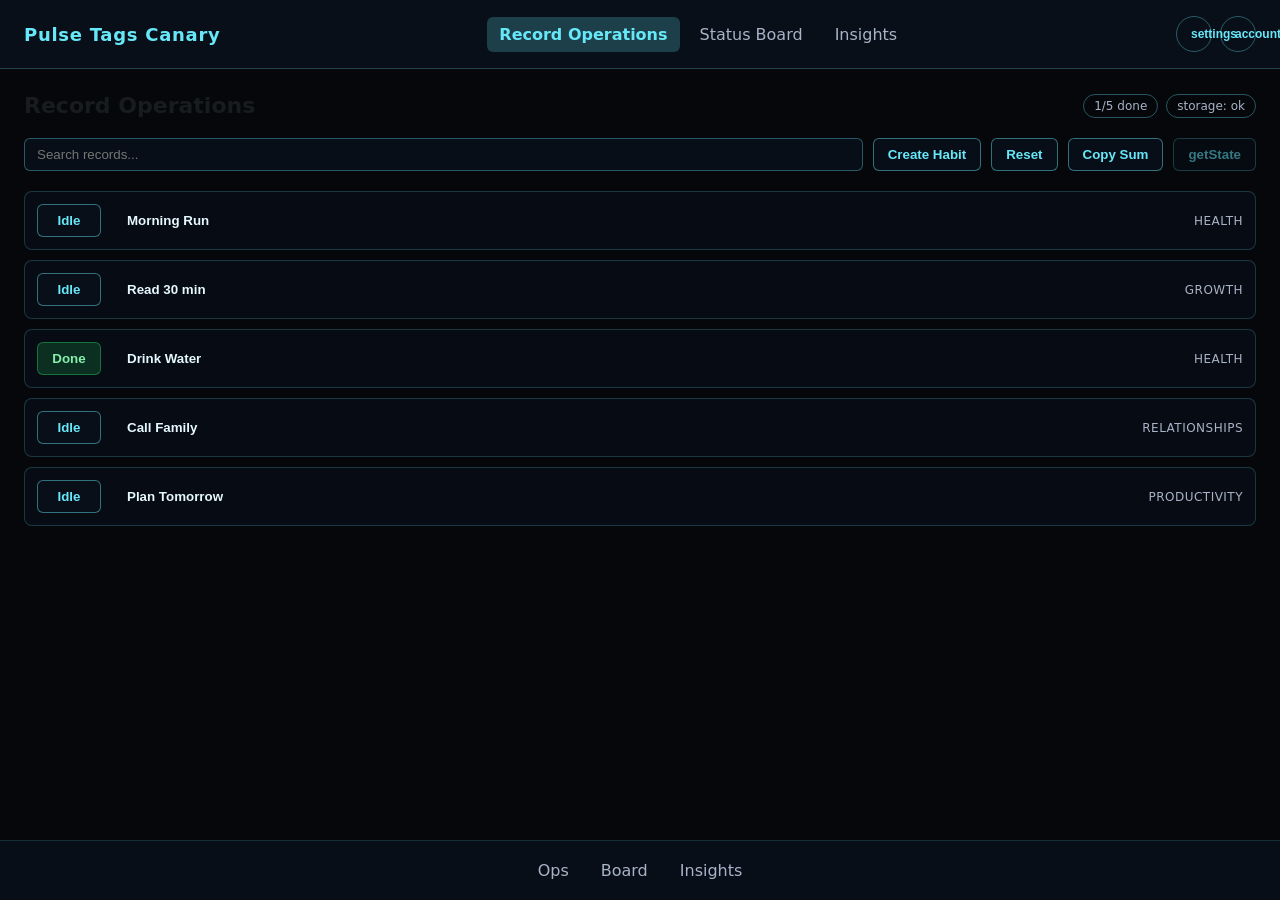
<file: index.html>
<!doctype html>
<html lang="en">
  <head>
    <meta charset="UTF-8" />
    <meta name="viewport" content="width=device-width, initial-scale=1.0" />
    <title>Pulse Tags Canary</title>
    <link rel="stylesheet" href="assets/css/styles.css" />
  </head>
  <body>
    <main data-setfarm-root="baseline" data-testid="setfarm-app-root" class="app-shell"></main>
    <script src="assets/js/pulse-tags-canary.state.js" defer></script>
    <script src="assets/js/pulse-tags-canary.storage.js" defer></script>
    <script src="assets/js/app.js" defer></script>
    <script src="assets/js/test-bridge.js" defer></script>
  </body>
</html>
</file>
<file: assets/css/styles.css>
@import "../../stitch/design-tokens.css";

:root {
  color-scheme: dark;
  font-family: var(--font-family-base, ui-sans-serif, system-ui, -apple-system, BlinkMacSystemFont, "Segoe UI", sans-serif);
  background: var(--color-background, #05070b);
  color: var(--color-on-background, #e5f7ff);
}

* {
  box-sizing: border-box;
}

body {
  margin: 0;
  min-width: 320px;
  min-height: 100vh;
  background: #05070b;
}

.app-shell {
  min-height: 100vh;
  display: grid;
  grid-template-rows: auto 1fr auto;
  padding: 0;
}

.app-header {
  display: flex;
  align-items: center;
  justify-content: space-between;
  gap: 16px;
  padding: 16px 24px;
  border-bottom: 1px solid rgba(103, 232, 249, 0.25);
  background: rgba(9, 16, 26, 0.92);
}

.brand {
  font-weight: 800;
  font-size: 18px;
  color: #67e8f9;
  letter-spacing: 0.04em;
}

.app-nav {
  display: flex;
  gap: 8px;
}

.app-nav a,
.footer-nav a {
  color: #a8b3c7;
  text-decoration: none;
  padding: 8px 12px;
  border-radius: 6px;
  transition: background 0.15s, color 0.15s;
}

.app-nav a:hover,
.footer-nav a:hover {
  background: rgba(103, 232, 249, 0.12);
  color: #e5f7ff;
}

.app-nav a[aria-current="page"] {
  background: rgba(103, 232, 249, 0.22);
  color: #67e8f9;
  font-weight: 700;
}

.app-actions {
  display: flex;
  gap: 8px;
}

.icon-btn {
  background: transparent;
  border: 1px solid rgba(103, 232, 249, 0.35);
  color: #67e8f9;
  border-radius: 50%;
  width: 36px;
  height: 36px;
  display: grid;
  place-items: center;
  cursor: pointer;
  font-size: 12px;
}

.icon-btn:hover {
  background: rgba(103, 232, 249, 0.15);
}

.error-banner {
  display: flex;
  align-items: center;
  justify-content: space-between;
  gap: 12px;
  padding: 12px 24px;
  background: rgba(239, 68, 68, 0.15);
  border-bottom: 1px solid rgba(239, 68, 68, 0.35);
  color: #fecaca;
}

.surface-panel {
  padding: 24px;
  overflow: auto;
}

.surface-header {
  display: flex;
  align-items: center;
  justify-content: space-between;
  gap: 16px;
  margin-bottom: 20px;
}

.surface-header h2 {
  margin: 0;
  font-size: 22px;
}

.surface-meta {
  display: flex;
  gap: 8px;
}

.chip {
  padding: 4px 10px;
  border-radius: 999px;
  border: 1px solid rgba(103, 232, 249, 0.35);
  font-size: 12px;
  color: #a8b3c7;
}

.storage-recovered {
  border-color: rgba(234, 179, 8, 0.5);
  color: #fde047;
}

.storage-error,
.storage-unavailable {
  border-color: rgba(239, 68, 68, 0.5);
  color: #fecaca;
}

.toolbar {
  display: flex;
  flex-wrap: wrap;
  gap: 10px;
  margin-bottom: 20px;
}

.toolbar input {
  flex: 1 1 220px;
  padding: 8px 12px;
  background: rgba(9, 16, 26, 0.82);
  border: 1px solid rgba(103, 232, 249, 0.35);
  border-radius: 6px;
  color: #e5f7ff;
}

button {
  cursor: pointer;
  padding: 8px 14px;
  border-radius: 6px;
  border: 1px solid rgba(103, 232, 249, 0.45);
  background: rgba(9, 16, 26, 0.82);
  color: #67e8f9;
  font-weight: 600;
}

button:hover {
  background: rgba(103, 232, 249, 0.18);
}

button:disabled {
  opacity: 0.5;
  cursor: not-allowed;
}

.record-list {
  display: grid;
  gap: 10px;
}

.record-row {
  display: flex;
  align-items: center;
  gap: 12px;
  padding: 12px;
  border: 1px solid rgba(103, 232, 249, 0.2);
  border-radius: 8px;
  background: rgba(9, 16, 26, 0.6);
}

.record-row.selected {
  border-color: rgba(103, 232, 249, 0.55);
  background: rgba(103, 232, 249, 0.1);
}

.record-toggle {
  min-width: 64px;
}

.record-toggle.done {
  background: rgba(34, 197, 94, 0.2);
  border-color: rgba(34, 197, 94, 0.45);
  color: #86efac;
}

.record-title {
  flex: 1;
  text-align: left;
  background: transparent;
  border: none;
  color: #e5f7ff;
  font-weight: 600;
}

.record-tag {
  font-size: 12px;
  color: #a8b3c7;
  text-transform: uppercase;
  letter-spacing: 0.04em;
}

.board {
  display: grid;
  grid-template-columns: repeat(auto-fit, minmax(260px, 1fr));
  gap: 20px;
}

.board-column {
  padding: 16px;
  border: 1px solid rgba(103, 232, 249, 0.2);
  border-radius: 8px;
  background: rgba(9, 16, 26, 0.5);
}

.board-column h3 {
  margin: 0 0 12px;
  font-size: 14px;
  color: #a8b3c7;
  text-transform: uppercase;
  letter-spacing: 0.05em;
}

.insights {
  display: flex;
  flex-wrap: wrap;
  gap: 16px;
  align-items: center;
}

.metric-card {
  min-width: 120px;
  padding: 16px;
  border: 1px solid rgba(103, 232, 249, 0.25);
  border-radius: 8px;
  text-align: center;
  background: rgba(9, 16, 26, 0.6);
}

.metric-card strong {
  display: block;
  font-size: 28px;
  color: #67e8f9;
}

.metric-card span {
  font-size: 12px;
  color: #a8b3c7;
  text-transform: uppercase;
}

.record-form {
  display: grid;
  gap: 16px;
  max-width: 560px;
}

.record-form label {
  display: grid;
  gap: 6px;
  color: #a8b3c7;
}

.record-form input,
.record-form textarea {
  padding: 10px 12px;
  background: rgba(9, 16, 26, 0.82);
  border: 1px solid rgba(103, 232, 249, 0.35);
  border-radius: 6px;
  color: #e5f7ff;
}

.form-actions {
  display: flex;
  gap: 10px;
  justify-content: flex-end;
}

.placeholder {
  color: #a8b3c7;
}

.app-footer {
  padding: 12px 24px;
  border-top: 1px solid rgba(103, 232, 249, 0.15);
  background: rgba(9, 16, 26, 0.82);
}

.footer-nav {
  display: flex;
  gap: 8px;
  justify-content: center;
}
</file>
